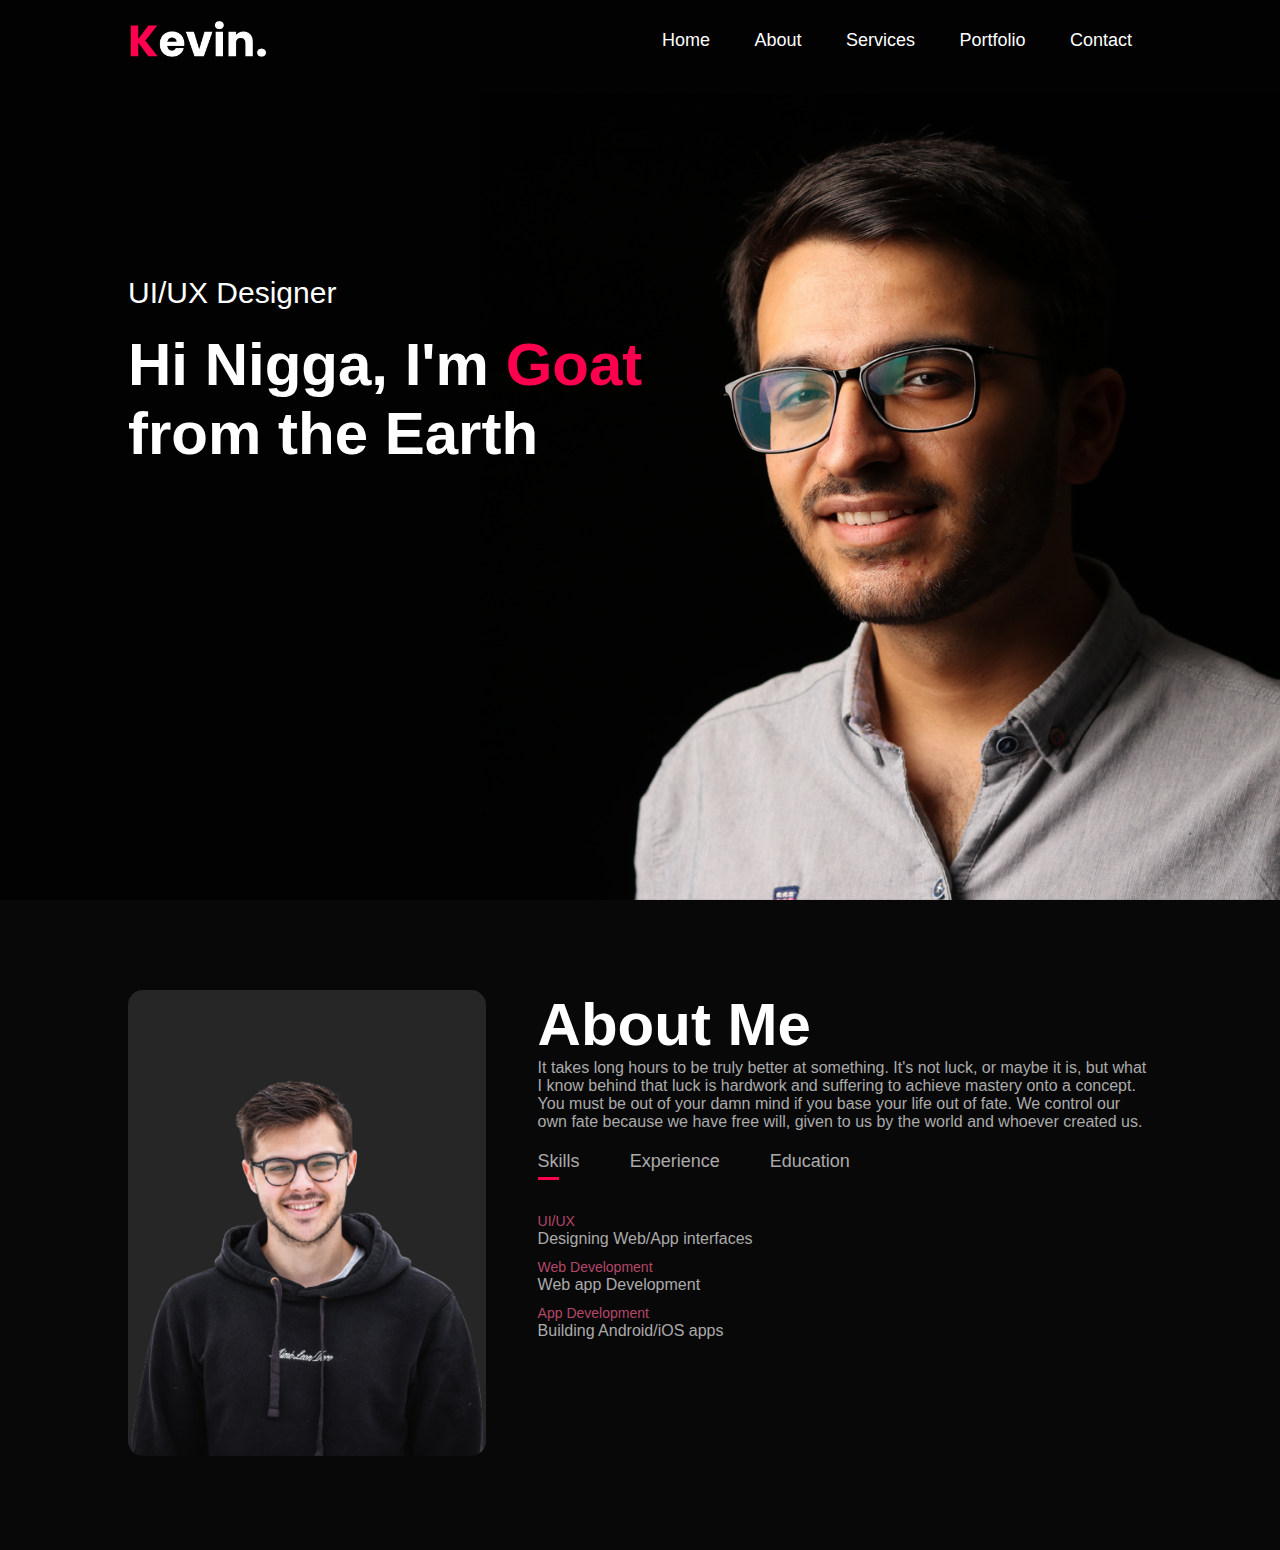
<file: Reference_website/index.html>
<!DOCTYPE html>
<html lang="en">
<head>
    <meta charset="UTF-8">
    <meta http-equiv="X-UA-Compatible" content="IE=edge">
    <meta name="viewport" content="width=device-width, initial-scale=1.0">
    <title>Ref Tech Savvy Resume</title>
    <link rel="stylesheet" href="style.css">
</head>
<body>
<div id="header">
 <div class="container">
 <nav>
  <img src="images/logo.png" class="logo">
  <ul>
    <li><a href="#">Home</a></li>
    <li><a href="#">About</a></li>
    <li><a href="#">Services</a></li>
    <li><a href="#">Portfolio</a></li>
    <li><a href="#">Contact</a></li>
  </ul>
 </nav>
<div class="header-text">
   <p>UI/UX Designer</p>
   <h1>Hi Nigga, I'm <span>Goat</span><br> from the Earth </h1>
   </div>
 </div>
</div>
<!-------------About-----------         -->
<div id="about">
   <div class="container">
     <div class="row">
       <div class="about-col-1">
          <img src="images/user.png">
       </div>
       <div class="about-col-2">
       <h1 class="sub-title">About Me</h1>
       <p>It takes long hours to be truly better at something. It's not luck, or maybe it is,
        but what I know behind that luck is hardwork and suffering to achieve mastery onto a
        concept. You must be out of your damn mind if you base your life out of fate. We control
        our own fate because we have free will, given to us by the world and whoever created us.</p>
 
          <div class="tab-titles">
              <p class="tab-links active-link" onclick="opentab('skills')">Skills</p>
               <p class="tab-links" onclick="opentab('experience')">Experience</p>
                <p class="tab-links" onclick="opentab('education')">Education</p>
          </div>
          <div class="tab-contents active-tab" id="skills">
          <ul>
            <li><span>UI/UX</span><br>Designing Web/App interfaces</li>
            <li><span>Web Development</span><br>Web app Development</li>
            <li><span>App Development</span><br>Building Android/iOS apps</li>
         </ul>
         </div>
          <div class="tab-contents" id="experience">
          <ul>
            <li><span>2021 - Current</span><br>UI/UX Design Training at ET Institute</li>
            <li><span>2019-2021</span><br>Team lead at Starapp LLC</li>
            <li><span>2017-2019</span><br>UI/UX Design Executive at COin Digital Ltd.</li>
         </ul>
         </div>
            <div class="tab-contents" id="education">
          <ul>
            <li><span>2016</span><br>UI/UX Design Training at ET Institute</li>
            <li><span>2016</span><br>MBA from MIT Bangalore</li>
            <li><span>2014</span><br>BBA from ISM Bangalore</li>
         </ul>
         </div>
       </div>
     </div>
  </div>       
</div>
<script>
   var tablinks = document.getElementsByClassName("tab-links");
   var tabcontents = document.getElementsByClassName("tab-contents");

   function opentab(tabname){
       for(tablink of tablinks){
          tablink.classList.remove("active-link");
       }
       for(tabcontent of tabcontents){
          tabcontent.classList.remove("active-tab");
       }
    }

</script>

</body>
</html>
</file>
<file: Reference_website/style.css>
*{
   margin: 0;
   padding: 0;
   font-family: 'Poppins', sans-serif;
   box-sizing: border-box;

}

body{
    background: #080808;
    color: #fff;

}

#header{ /* The "#" in #header means that it's a div id. */
    width: 100%;
    height: 100vh;
    background-image: url(images/background.png);
    background-size: cover;
    background-position: center;          
}

.container{
     padding:  10px 10%;

}

nav{
   display: flex;
   align-items: center;
   justify-content: space-between;
   flex-wrap: wrap;
}

.logo { /* The "." in logo means that it's a div class. */
     width: 140px;
}

nav ul li{
      display: inline-block; /* Makes the line horizontal or in a row */
      list-style: none;
      margin: 10px 20px;
}

nav ul li a{
       color: #fff;
       text-decoration: none; /* This removes the underline of the href */
       font-size: 18px;
       position: relative;
}

nav ul li a::after{ /* Highlighting red thing */
       content: '';
       width: 0%;
       height: 3px;
       background: #ff004f;
       position: absolute;
       left: 0;
       bottom: -6px;
       transition: 0.5s;
}

nav ul li a:hover::after{
       width: 100%;
}

.header-text{
     margin-top: 20%;
     font-size: 30px;
     
}

.header-text h1{
     font-size: 60px;
     margin-top: 20px;
}


.header-text h1 span{
   color: #ff004f;

}

/*------------------About-------------*/
#about{
     padding: 80px 0;
     color: #ababab;
}

.row{
    display: flex;
    justify-content: space-between;
    flex-wrap: wrap;
}

.about-col-1{
   flex-basis: 35%; /* This basically sizes the image */

}
.about-col-1 img{
     width: 100%;
     border-radius: 15px;

}

.about-col-2{
       flex-basis: 60%; /* For words it pans and drags it around??*/
}

.sub-title{
    font-size: 60px;
    color: white;
}

.tab-titles{
    display: flex;
    margin: 20px 0 40px;
}

.tab-links{
    margin-right: 50px;
    font-size: 18px;
    font-weight: 500px;
    cursor: pointer;
    position: relative;
}

.tab-links::after{
    content: '';
    width: 0;
    height: 3px;
    background: #ff004f;
    position: absolute;
    left: 0;
    bottom: -8px;
    transition: 0.5s;

}

.tab-links.active-link::after{
   width: 50%;

}

.tab-contents ul li{
    list-style: none;
    margin: 10px 0px;
}

.tab-contents ul li span{
    color: #b54769;
    font-size: 14px;
}

.tab-contents{
   display: none;
}

.tab-contents.active-tab{
   display: block;
}
</file>
